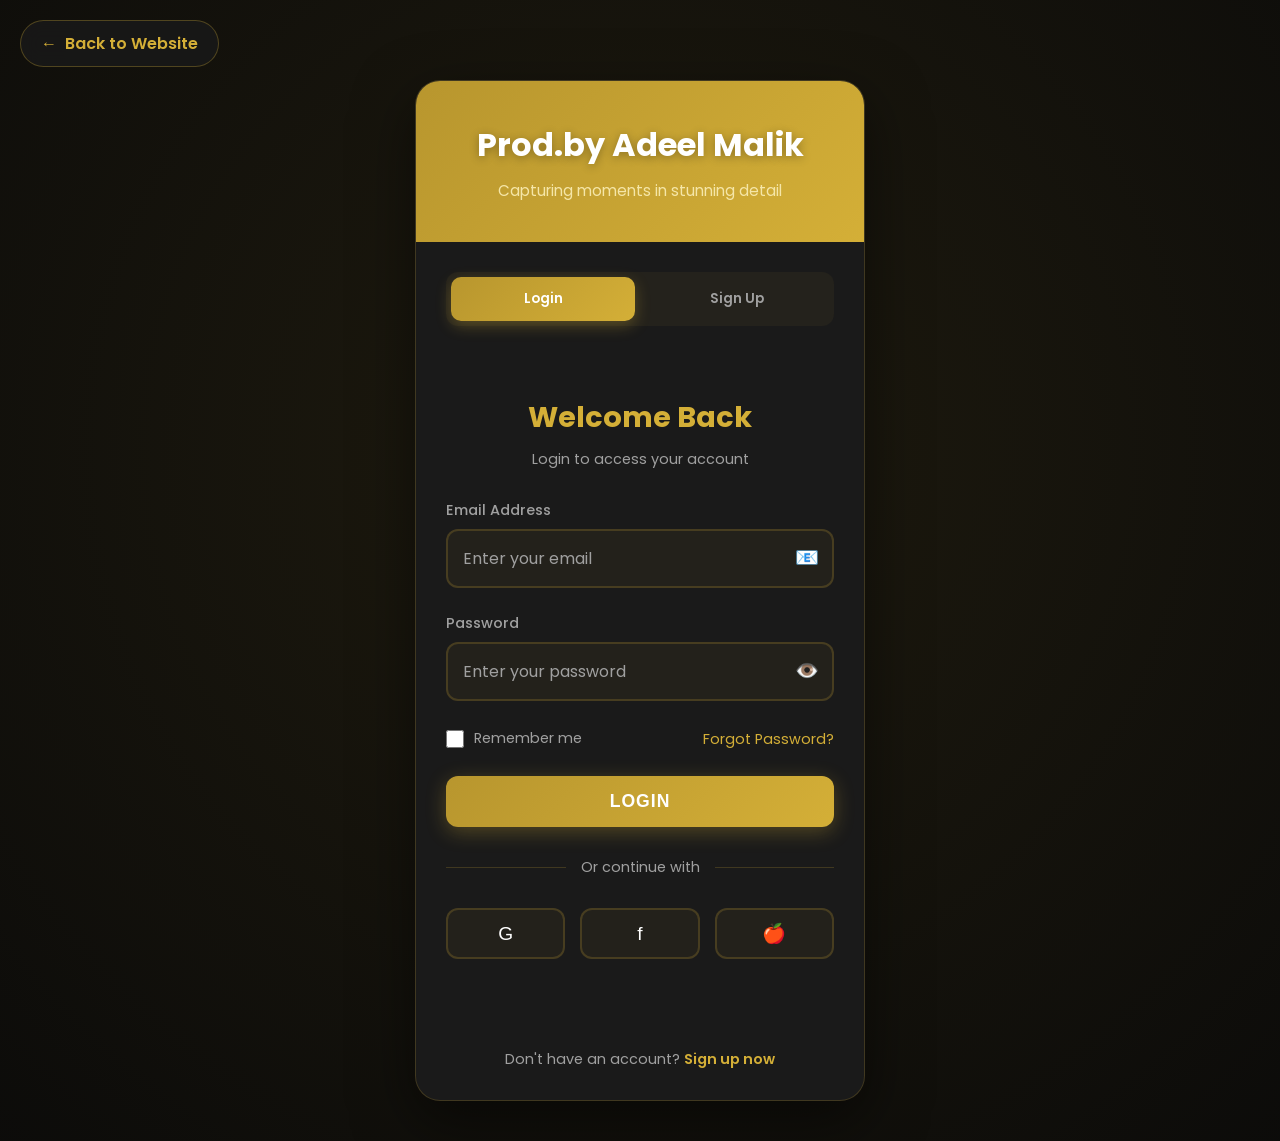
<file: signup.html>
<!DOCTYPE html>
<html lang="en">
<head>
    <meta charset="UTF-8">
    <meta name="viewport" content="width=device-width, initial-scale=1.0">
    <title>PhotoPro Studios - Login & Signup</title>
    <link rel="preconnect" href="https://fonts.googleapis.com">
    <link rel="preconnect" href="https://fonts.gstatic.com" crossorigin>
    <link href="https://fonts.googleapis.com/css2?family=Poppins:wght@300;400;500;600;700&display=swap" rel="stylesheet">
    <style>
        /* ============================================
           GLOBAL STYLES & RESET
        ============================================ */
        * {
            margin: 0;
            padding: 0;
            box-sizing: border-box;
        }

        :root {
            /* Gold Color Palette */
            --gold: #D4AF37;
            --dark-gold: #b8962e;
            --light-gold: #f5e6a8;
            
            /* Dark Theme */
            --dark-bg: #0a0a0a;
            --dark-card: #1a1a1a;
            --text-light: #ffffff;
            --text-gray: #a0a0a0;
        }

        body {
            font-family: 'Poppins', sans-serif;
            background: var(--dark-bg);
            color: var(--text-light);
            min-height: 100vh;
            display: flex;
            align-items: center;
            justify-content: center;
            padding: 80px 20px 40px;
            position: relative;
            overflow-x: hidden;
            overflow-y: auto;
        }

        /* Hide scrollbar for Chrome, Safari and Opera */
        body::-webkit-scrollbar {
            display: none;
        }

        /* Hide scrollbar for IE, Edge and Firefox */
        body {
            -ms-overflow-style: none;
            scrollbar-width: none;
        }

        /* Animated Background */
        body::before {
            content: '';
            position: fixed;
            top: -50%;
            left: -50%;
            width: 200%;
            height: 200%;
            background: radial-gradient(circle, rgba(212, 175, 55, 0.1) 0%, transparent 70%);
            animation: rotate 20s linear infinite;
            z-index: 0;
            pointer-events: none;
        }

        @keyframes rotate {
            from { transform: rotate(0deg); }
            to { transform: rotate(360deg); }
        }

        /* ============================================
           AUTH CONTAINER
        ============================================ */
        .auth-container {
            background: var(--dark-card);
            border-radius: 25px;
            box-shadow: 0 20px 60px rgba(0, 0, 0, 0.5);
            overflow: hidden;
            max-width: 450px;
            width: 100%;
            position: relative;
            z-index: 1;
            border: 1px solid rgba(212, 175, 55, 0.2);
            margin: 0 auto;
        }

        /* ============================================
           HEADER/LOGO SECTION
        ============================================ */
        .auth-header {
            background: linear-gradient(135deg, var(--dark-gold) 0%, var(--gold) 100%);
            padding: 40px 30px;
            text-align: center;
        }

        .logo {
            font-size: 2rem;
            font-weight: 700;
            color: var(--text-light);
            margin-bottom: 10px;
            text-shadow: 0 2px 10px rgba(0, 0, 0, 0.3);
        }

        .auth-header p {
            color: var(--light-gold);
            font-size: 0.95rem;
        }

        /* ============================================
           FORM SECTION
        ============================================ */
        .auth-form {
            padding: 40px 30px;
        }

        .form-title {
            font-size: 1.8rem;
            margin-bottom: 10px;
            color: var(--gold);
            text-align: center;
        }

        .form-subtitle {
            text-align: center;
            color: var(--text-gray);
            margin-bottom: 30px;
            font-size: 0.9rem;
        }

        .form-group {
            margin-bottom: 25px;
            position: relative;
        }

        .form-group label {
            display: block;
            margin-bottom: 8px;
            color: var(--text-gray);
            font-size: 0.9rem;
            font-weight: 500;
        }

        .form-group input {
            width: 100%;
            padding: 15px 45px 15px 15px;
            background: rgba(212, 175, 55, 0.05);
            border: 2px solid rgba(212, 175, 55, 0.2);
            border-radius: 12px;
            color: var(--text-light);
            font-family: 'Poppins', sans-serif;
            font-size: 1rem;
            transition: all 0.3s ease;
        }

        .form-group input:focus {
            outline: none;
            border-color: var(--gold);
            background: rgba(212, 175, 55, 0.1);
            box-shadow: 0 0 20px rgba(212, 175, 55, 0.2);
        }

        .form-group input::placeholder {
            color: var(--text-gray);
        }

        /* Input Icons */
        .input-icon {
            position: absolute;
            right: 15px;
            top: 43px;
            color: var(--gold);
            font-size: 1.2rem;
            pointer-events: none;
        }

        /* Password Toggle */
        .password-toggle {
            position: absolute;
            right: 15px;
            top: 43px;
            color: var(--gold);
            cursor: pointer;
            font-size: 1.2rem;
            transition: color 0.3s ease;
        }

        .password-toggle:hover {
            color: var(--light-gold);
        }

        /* Checkbox */
        .checkbox-group {
            display: flex;
            align-items: center;
            gap: 10px;
            margin-bottom: 25px;
        }

        .checkbox-group input[type="checkbox"] {
            width: 18px;
            height: 18px;
            cursor: pointer;
            accent-color: var(--gold);
        }

        .checkbox-group label {
            color: var(--text-gray);
            font-size: 0.9rem;
            cursor: pointer;
            margin: 0;
        }

        /* Submit Button */
        .submit-btn {
            width: 100%;
            padding: 15px;
            background: linear-gradient(135deg, var(--dark-gold) 0%, var(--gold) 100%);
            border: none;
            border-radius: 12px;
            color: var(--text-light);
            font-size: 1.1rem;
            font-weight: 600;
            cursor: pointer;
            transition: all 0.3s ease;
            box-shadow: 0 5px 20px rgba(212, 175, 55, 0.3);
            text-transform: uppercase;
            letter-spacing: 1px;
        }

        .submit-btn:hover {
            transform: translateY(-2px);
            box-shadow: 0 10px 30px rgba(212, 175, 55, 0.5);
        }

        .submit-btn:active {
            transform: translateY(0);
        }

        /* ============================================
           DIVIDER
        ============================================ */
        .divider {
            display: flex;
            align-items: center;
            margin: 30px 0;
            color: var(--text-gray);
            font-size: 0.9rem;
        }

        .divider::before,
        .divider::after {
            content: '';
            flex: 1;
            height: 1px;
            background: rgba(212, 175, 55, 0.2);
        }

        .divider::before {
            margin-right: 15px;
        }

        .divider::after {
            margin-left: 15px;
        }

        /* ============================================
           SOCIAL LOGIN BUTTONS
        ============================================ */
        .social-login {
            display: flex;
            gap: 15px;
            margin-bottom: 30px;
        }

        .social-btn {
            flex: 1;
            padding: 12px;
            background: rgba(212, 175, 55, 0.05);
            border: 2px solid rgba(212, 175, 55, 0.2);
            border-radius: 12px;
            color: var(--text-light);
            cursor: pointer;
            transition: all 0.3s ease;
            font-size: 1.2rem;
            display: flex;
            align-items: center;
            justify-content: center;
        }

        .social-btn:hover {
            background: rgba(212, 175, 55, 0.1);
            border-color: var(--gold);
            transform: translateY(-2px);
            box-shadow: 0 5px 15px rgba(212, 175, 55, 0.2);
        }

        /* ============================================
           FOOTER LINKS
        ============================================ */
        .auth-footer {
            text-align: center;
            padding: 20px 30px 30px;
            color: var(--text-gray);
            font-size: 0.9rem;
        }

        .auth-footer a {
            color: var(--gold);
            text-decoration: none;
            font-weight: 600;
            transition: color 0.3s ease;
        }

        .auth-footer a:hover {
            color: var(--light-gold);
            text-decoration: underline;
        }

        .forgot-password {
            text-align: right;
            margin-bottom: 20px;
        }

        .forgot-password a {
            color: var(--gold);
            text-decoration: none;
            font-size: 0.9rem;
            transition: color 0.3s ease;
        }

        .forgot-password a:hover {
            color: var(--light-gold);
        }

        /* ============================================
           TAB SWITCHER (Login/Signup Toggle)
        ============================================ */
        .tab-switcher {
            display: flex;
            gap: 10px;
            margin-bottom: 30px;
            background: rgba(212, 175, 55, 0.05);
            padding: 5px;
            border-radius: 12px;
        }

        .tab-btn {
            flex: 1;
            padding: 12px;
            background: transparent;
            border: none;
            border-radius: 10px;
            color: var(--text-gray);
            cursor: pointer;
            font-weight: 600;
            transition: all 0.3s ease;
            font-family: 'Poppins', sans-serif;
        }

        .tab-btn.active {
            background: linear-gradient(135deg, var(--dark-gold) 0%, var(--gold) 100%);
            color: var(--text-light);
            box-shadow: 0 5px 15px rgba(212, 175, 55, 0.3);
        }

        /* ============================================
           FORM CONTAINERS (Hidden by default)
        ============================================ */
        .form-container {
            display: none;
        }

        .form-container.active {
            display: block;
            animation: fadeIn 0.5s ease;
        }

        @keyframes fadeIn {
            from {
                opacity: 0;
                transform: translateY(10px);
            }
            to {
                opacity: 1;
                transform: translateY(0);
            }
        }

        /* ============================================
           SUCCESS MESSAGE
        ============================================ */
        .success-message {
            background: rgba(212, 175, 55, 0.1);
            border: 2px solid var(--gold);
            border-radius: 12px;
            padding: 15px;
            margin-bottom: 20px;
            color: var(--light-gold);
            text-align: center;
            display: none;
        }

        .success-message.show {
            display: block;
            animation: slideDown 0.5s ease;
        }

        @keyframes slideDown {
            from {
                opacity: 0;
                transform: translateY(-10px);
            }
            to {
                opacity: 1;
                transform: translateY(0);
            }
        }

        /* ============================================
           BACK TO WEBSITE LINK
        ============================================ */
        .back-link {
            position: fixed;
            top: 20px;
            left: 20px;
            color: var(--gold);
            text-decoration: none;
            font-weight: 600;
            display: flex;
            align-items: center;
            gap: 8px;
            transition: all 0.3s ease;
            z-index: 10;
            background: rgba(26, 26, 26, 0.8);
            padding: 10px 20px;
            border-radius: 25px;
            border: 1px solid rgba(212, 175, 55, 0.3);
            backdrop-filter: blur(10px);
        }

        .back-link:hover {
            color: var(--light-gold);
            transform: translateX(-5px);
        }

        /* ============================================
           MOBILE RESPONSIVENESS
        ============================================ */
        @media (max-width: 480px) {
            .auth-container {
                margin: 0;
            }

            .auth-header {
                padding: 30px 20px;
            }

            .auth-form {
                padding: 30px 20px;
            }

            .logo {
                font-size: 1.6rem;
            }

            .form-title {
                font-size: 1.5rem;
            }

            .social-login {
                flex-direction: column;
            }

            .back-link {
                top: 10px;
                left: 10px;
                font-size: 0.9rem;
                padding: 8px 15px;
            }
        }
    </style>
</head>
<body>
    <!-- Back to Website Link -->
    <a href="index.html" class="back-link">
        <span>←</span> Back to Website
    </a>

    <!-- Auth Container -->
    <div class="auth-container">
        <!-- Header -->
        <div class="auth-header">
            <div class="logo">Prod.by Adeel Malik</div>
            <p>Capturing moments in stunning detail</p>
        </div>

        <!-- Tab Switcher -->
        <div style="padding: 30px 30px 0;">
            <div class="tab-switcher">
                <button class="tab-btn active" onclick="showLogin()">Login</button>
                <button class="tab-btn" onclick="showSignup()">Sign Up</button>
            </div>
        </div>

        <!-- Success Message -->
        <div style="padding: 0 30px;">
            <div class="success-message" id="successMessage"></div>
        </div>

        <!-- ============================================
             LOGIN FORM
        ============================================ -->
        <div class="form-container active" id="loginForm">
            <form class="auth-form" onsubmit="handleLogin(event)">
                <h2 class="form-title">Welcome Back</h2>
                <p class="form-subtitle">Login to access your account</p>

                <!-- Email Input -->
                <div class="form-group">
                    <label for="loginEmail">Email Address</label>
                    <input 
                        type="email" 
                        id="loginEmail" 
                        placeholder="Enter your email"
                        required
                    >
                    <span class="input-icon">📧</span>
                </div>

                <!-- Password Input -->
                <div class="form-group">
                    <label for="loginPassword">Password</label>
                    <input 
                        type="password" 
                        id="loginPassword" 
                        placeholder="Enter your password"
                        required
                    >
                    <span class="password-toggle" onclick="togglePassword('loginPassword')">👁️</span>
                </div>

                <!-- Remember Me & Forgot Password -->
                <div style="display: flex; justify-content: space-between; align-items: center; margin-bottom: 25px;">
                    <div class="checkbox-group" style="margin: 0;">
                        <input type="checkbox" id="rememberMe">
                        <label for="rememberMe">Remember me</label>
                    </div>
                    <div class="forgot-password" style="margin: 0;">
                        <a href="#">Forgot Password?</a>
                    </div>
                </div>

                <!-- Submit Button -->
                <button type="submit" class="submit-btn">Login</button>

                <!-- Divider -->
                <div class="divider">Or continue with</div>

                <!-- Social Login -->
                <div class="social-login">
                    <button type="button" class="social-btn" onclick="socialLogin('google')">G</button>
                    <button type="button" class="social-btn" onclick="socialLogin('facebook')">f</button>
                    <button type="button" class="social-btn" onclick="socialLogin('apple')">🍎</button>
                </div>
            </form>

            <!-- Footer -->
            <div class="auth-footer">
                Don't have an account? <a href="#" onclick="showSignup(); return false;">Sign up now</a>
            </div>
        </div>

        <!-- ============================================
             SIGNUP FORM
        ============================================ -->
        <div class="form-container" id="signupForm">
            <form class="auth-form" onsubmit="handleSignup(event)">
                <h2 class="form-title">Create Account</h2>
                <p class="form-subtitle">Sign up to get started</p>

                <!-- Full Name Input -->
                <div class="form-group">
                    <label for="signupName">Full Name</label>
                    <input 
                        type="text" 
                        id="signupName" 
                        placeholder="Enter your full name"
                        required
                    >
                    <span class="input-icon">👤</span>
                </div>

                <!-- Email Input -->
                <div class="form-group">
                    <label for="signupEmail">Email Address</label>
                    <input 
                        type="email" 
                        id="signupEmail" 
                        placeholder="Enter your email"
                        required
                    >
                    <span class="input-icon">📧</span>
                </div>

                <!-- Password Input -->
                <div class="form-group">
                    <label for="signupPassword">Password</label>
                    <input 
                        type="password" 
                        id="signupPassword" 
                        placeholder="Create a password"
                        required
                        minlength="6"
                    >
                    <span class="password-toggle" onclick="togglePassword('signupPassword')">👁️</span>
                </div>

                <!-- Confirm Password Input -->
                <div class="form-group">
                    <label for="confirmPassword">Confirm Password</label>
                    <input 
                        type="password" 
                        id="confirmPassword" 
                        placeholder="Confirm your password"
                        required
                        minlength="6"
                    >
                    <span class="password-toggle" onclick="togglePassword('confirmPassword')">👁️</span>
                </div>

                <!-- Terms & Conditions -->
                <div class="checkbox-group">
                    <input type="checkbox" id="termsAgree" required>
                    <label for="termsAgree">I agree to the <a href="#" style="color: var(--gold);">Terms & Conditions</a></label>
                </div>

                <!-- Submit Button -->
                <button type="submit" class="submit-btn">Create Account</button>

                <!-- Divider -->
                <div class="divider">Or sign up with</div>

                <!-- Social Signup -->
                <div class="social-login">
                    <button type="button" class="social-btn" onclick="socialLogin('google')">G</button>
                    <button type="button" class="social-btn" onclick="socialLogin('facebook')">f</button>
                    <button type="button" class="social-btn" onclick="socialLogin('apple')">🍎</button>
                </div>
            </form>

            <!-- Footer -->
            <div class="auth-footer">
                Already have an account? <a href="#" onclick="showLogin(); return false;">Login here</a>
            </div>
        </div>
    </div>

    <!-- ============================================
         JAVASCRIPT
    ============================================ -->
    <script>
        /* ============================================
           TOGGLE BETWEEN LOGIN AND SIGNUP
        ============================================ */
        function showLogin() {
            document.getElementById('loginForm').classList.add('active');
            document.getElementById('signupForm').classList.remove('active');
            
            document.querySelectorAll('.tab-btn')[0].classList.add('active');
            document.querySelectorAll('.tab-btn')[1].classList.remove('active');
            
            hideSuccessMessage();
        }

        function showSignup() {
            document.getElementById('signupForm').classList.add('active');
            document.getElementById('loginForm').classList.remove('active');
            
            document.querySelectorAll('.tab-btn')[1].classList.add('active');
            document.querySelectorAll('.tab-btn')[0].classList.remove('active');
            
            hideSuccessMessage();
        }

        /* ============================================
           PASSWORD TOGGLE VISIBILITY
        ============================================ */
        function togglePassword(inputId) {
            const input = document.getElementById(inputId);
            if (input.type === 'password') {
                input.type = 'text';
            } else {
                input.type = 'password';
            }
        }

        /* ============================================
           HANDLE LOGIN FORM SUBMISSION
        ============================================ */
        function handleLogin(event) {
            event.preventDefault();
            
            const email = document.getElementById('loginEmail').value;
            const password = document.getElementById('loginPassword').value;
            const remember = document.getElementById('rememberMe').checked;
            
            // Simulate login process
            console.log('Login attempt:', { email, password, remember });
            
            // Show success message
            showSuccessMessage('Login successful! Redirecting...');
            
            // Reset form
            event.target.reset();
            
            // Simulate redirect after 2 seconds
            setTimeout(() => {
                alert('Welcome back! You would be redirected to the dashboard.');
            }, 2000);
        }

        /* ============================================
           HANDLE SIGNUP FORM SUBMISSION
        ============================================ */
        function handleSignup(event) {
            event.preventDefault();
            
            const name = document.getElementById('signupName').value;
            const email = document.getElementById('signupEmail').value;
            const password = document.getElementById('signupPassword').value;
            const confirmPassword = document.getElementById('confirmPassword').value;
            
            // Validate passwords match
            if (password !== confirmPassword) {
                alert('Passwords do not match!');
                return;
            }
            
            // Simulate signup process
            console.log('Signup attempt:', { name, email, password });
            
            // Show success message
            showSuccessMessage('Account created successfully! Please login.');
            
            // Reset form
            event.target.reset();
            
            // Switch to login form after 2 seconds
            setTimeout(() => {
                showLogin();
            }, 2000);
        }

        /* ============================================
           SOCIAL LOGIN HANDLER
        ============================================ */
        function socialLogin(provider) {
            console.log(`Social login with ${provider}`);
            showSuccessMessage(`Connecting with ${provider}...`);
            
            setTimeout(() => {
                alert(`${provider} login would be implemented here.`);
                hideSuccessMessage();
            }, 1500);
        }

        /* ============================================
           SUCCESS MESSAGE HELPERS
        ============================================ */
        function showSuccessMessage(message) {
            const messageEl = document.getElementById('successMessage');
            messageEl.textContent = message;
            messageEl.classList.add('show');
        }

        function hideSuccessMessage() {
            const messageEl = document.getElementById('successMessage');
            messageEl.classList.remove('show');
        }

        /* ============================================
           FORM VALIDATION FEEDBACK
        ============================================ */
        document.querySelectorAll('input[required]').forEach(input => {
            input.addEventListener('invalid', function(e) {
                e.preventDefault();
                this.style.borderColor = '#ff4444';
            });
            
            input.addEventListener('input', function() {
                this.style.borderColor = 'rgba(212, 175, 55, 0.2)';
            });
        });
    </script>
</body>
</html>
</file>
